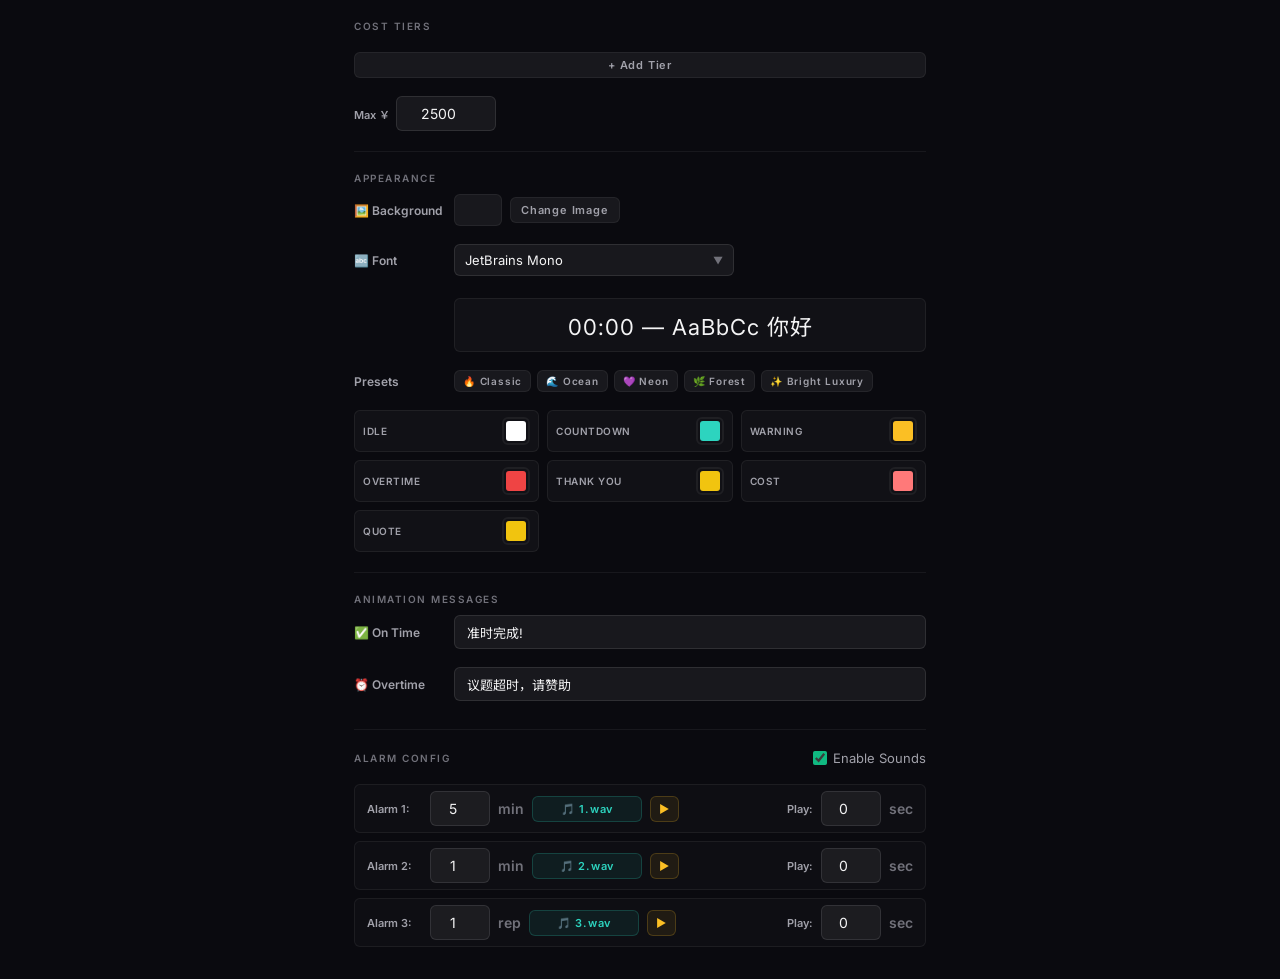
<file: ui/config.html>
<!DOCTYPE html>
<html lang="zh-CN">

<head>
    <meta charset="UTF-8">
    <meta name="viewport" content="width=device-width, initial-scale=1.0">
    <title>Configuration</title>
    <link rel="preconnect" href="https://fonts.googleapis.com">
    <link rel="preconnect" href="https://fonts.gstatic.com" crossorigin>
    <link
        href="https://fonts.googleapis.com/css2?family=Inter:wght@300;400;600;700;800&family=Noto+Sans+SC:wght@300;400;500;700&family=JetBrains+Mono:wght@400;600;700&display=swap"
        rel="stylesheet">
    <link rel="stylesheet" href="css/config.css">
</head>

<body>
    <div id="config-app">

        <!-- ═══════ TIERED COST CONFIG ═══════ -->
        <div class="section">
            <label class="section-label" data-i18n="label.costTiers">Cost Tiers</label>
            <div id="tiers-container">
                <!-- Tiers dynamically rendered -->
            </div>
            <button class="btn btn-sm" id="btn-add-tier" data-i18n="btn.addTier">+ Add Tier</button>
            <div class="inline-inputs mt-8">
                <label class="mini-label" data-i18n="label.maxCost">Max ￥</label>
                <input type="number" id="input-max-cost" min="0" max="99999" value="2500" class="medium">
            </div>
        </div>

        <hr class="divider">

        <!-- ═══════ APPEARANCE CONFIG ═══════ -->
        <div class="section">
            <label class="section-label" data-i18n="label.appearance">Appearance</label>

            <!-- Background Image -->
            <div class="appearance-row">
                <span class="appearance-label" data-i18n="label.background">🖼️ Background</span>
                <div class="bg-picker-group">
                    <div id="bg-preview" class="bg-preview-thumb"></div>
                    <button class="btn btn-sm" id="btn-bg-image" data-i18n="btn.changeImage">Change Image</button>
                </div>
            </div>

            <!-- Font Family -->
            <div class="appearance-row">
                <span class="appearance-label" data-i18n="label.font">🔤 Font</span>
                <div class="font-picker-group">
                    <div id="custom-font-select" class="custom-select" tabindex="0">
                        <div class="custom-select-value" id="custom-font-value">JetBrains Mono</div>
                        <div class="custom-select-dropdown hidden" id="custom-font-dropdown">
                            <input type="text" id="font-search" data-i18n-placeholder="placeholder.searchFonts"
                                placeholder="Search fonts…" autocomplete="off" spellcheck="false">
                            <div class="custom-select-options" id="custom-font-options">
                                <!-- Options populated by JS -->
                            </div>
                        </div>
                    </div>
                </div>
            </div>
            <div id="font-preview" class="font-preview-box">00:00 — AaBbCc 你好</div>

            <!-- Presets -->
            <div class="appearance-row">
                <span class="appearance-label" data-i18n="label.presets">Presets</span>
                <div class="preset-row">
                    <button class="btn btn-sm btn-preset" data-preset="classic" data-i18n="preset.classic">🔥
                        Classic</button>
                    <button class="btn btn-sm btn-preset" data-preset="ocean" data-i18n="preset.ocean">🌊 Ocean</button>
                    <button class="btn btn-sm btn-preset" data-preset="neon" data-i18n="preset.neon">💜 Neon</button>
                    <button class="btn btn-sm btn-preset" data-preset="forest" data-i18n="preset.forest">🌿
                        Forest</button>
                    <button class="btn btn-sm btn-preset" data-preset="bright_luxury" data-i18n="preset.brightLuxury">✨
                        Bright Luxury</button>
                </div>
            </div>

            <!-- Color Pickers -->
            <div class="color-grid">
                <div class="color-item">
                    <label data-i18n="label.idle">Idle</label>
                    <input type="color" id="input-color-idle" value="#ffffff">
                </div>
                <div class="color-item">
                    <label data-i18n="label.countdown">Countdown</label>
                    <input type="color" id="input-color-countdown" value="#2dd4bf">
                </div>
                <div class="color-item">
                    <label data-i18n="label.warning">Warning</label>
                    <input type="color" id="input-color-warning" value="#fbbf24">
                </div>
                <div class="color-item">
                    <label data-i18n="label.overtime">Overtime</label>
                    <input type="color" id="input-color-overtime" value="#ef4444">
                </div>
                <div class="color-item">
                    <label data-i18n="label.thankyou">Thank You</label>
                    <input type="color" id="input-color-thankyou" value="#f1c40f">
                </div>
                <div class="color-item">
                    <label data-i18n="label.cost">Cost</label>
                    <input type="color" id="input-color-cost" value="#ff7979">
                </div>
                <div class="color-item">
                    <label data-i18n="label.quote">Quote</label>
                    <input type="color" id="input-color-quote" value="#f1c40f">
                </div>
            </div>
        </div>

        <hr class="divider">

        <!-- ═══════ ANIMATION MESSAGES CONFIG ═══════ -->
        <div class="section">
            <label class="section-label" data-i18n="label.animMessages">Animation Messages</label>
            <div class="appearance-row">
                <span class="appearance-label" data-i18n="label.textOnTime">✅ On Time</span>
                <input type="text" id="input-text-on-time" class="text-input-wide" value="准时完成!" placeholder="准时完成!">
            </div>
            <div class="appearance-row">
                <span class="appearance-label" data-i18n="label.textOvertime">⏰ Overtime</span>
                <input type="text" id="input-text-overtime" class="text-input-wide" value="议题超时，请赞助"
                    placeholder="议题超时，请赞助">
            </div>
        </div>

        <hr class="divider">

        <!-- ═══════ ALARM CONFIG ═══════ -->
        <div class="section">
            <div class="section-header-row">
                <label class="section-label" data-i18n="label.alarmConfig">Alarm Config</label>
                <label class="toggle-label">
                    <input type="checkbox" id="alarm-enabled" checked>
                    <span data-i18n="label.enableSounds">Enable Sounds</span>
                </label>
            </div>
            <div class="alarm-config-grid">
                <!-- Alarm 1 -->
                <div class="alarm-row">
                    <label class="mini-label" style="width: 55px;" data-i18n="alarm.1">Alarm 1:</label>
                    <input type="number" id="input-alarm-1" min="0" max="60" step="any" value="5" class="narrow"
                        title="Minutes remaining">
                    <span class="unit" data-i18n="unit.min">min</span>

                    <button class="btn btn-sm btn-sound" id="btn-sound-1" title="Select Sound">🎵 1.wav</button>
                    <button class="btn btn-sm btn-play-sound" id="btn-play-1" title="Preview Sound">▶</button>

                    <label class="mini-label" style="margin-left:auto;" data-i18n="label.play">Play:</label>
                    <input type="number" id="input-duration-1" min="0" max="60" step="any" value="0" class="narrow"
                        title="0 = full duration">
                    <span class="unit" data-i18n="unit.sec">sec</span>
                </div>

                <!-- Alarm 2 -->
                <div class="alarm-row">
                    <label class="mini-label" style="width: 55px;" data-i18n="alarm.2">Alarm 2:</label>
                    <input type="number" id="input-alarm-2" min="0" max="60" step="any" value="1" class="narrow"
                        title="Minutes remaining">
                    <span class="unit" data-i18n="unit.min">min</span>

                    <button class="btn btn-sm btn-sound" id="btn-sound-2" title="Select Sound">🎵 2.wav</button>
                    <button class="btn btn-sm btn-play-sound" id="btn-play-2" title="Preview Sound">▶</button>

                    <label class="mini-label" style="margin-left:auto;" data-i18n="label.play">Play:</label>
                    <input type="number" id="input-duration-2" min="0" max="60" step="any" value="0" class="narrow"
                        title="0 = full duration">
                    <span class="unit" data-i18n="unit.sec">sec</span>
                </div>

                <!-- Alarm 3 -->
                <div class="alarm-row">
                    <label class="mini-label" style="width: 55px;" data-i18n="alarm.3">Alarm 3:</label>
                    <input type="number" id="input-alarm-3" min="0.1" max="60" step="any" value="1" class="narrow"
                        title="Repeat every X mins">
                    <span class="unit" data-i18n="unit.rep">rep</span>

                    <button class="btn btn-sm btn-sound" id="btn-sound-3" title="Select Sound">🎵 3.wav</button>
                    <button class="btn btn-sm btn-play-sound" id="btn-play-3" title="Preview Sound">▶</button>

                    <label class="mini-label" style="margin-left:auto;" data-i18n="label.play">Play:</label>
                    <input type="number" id="input-duration-3" min="0" max="60" step="any" value="0" class="narrow"
                        title="0 = full duration">
                    <span class="unit" data-i18n="unit.sec">sec</span>
                </div>
            </div>
        </div>

    </div>

    <script src="js/i18n.js"></script>
    <script src="js/config_panel.js"></script>
</body>

</html>
</file>
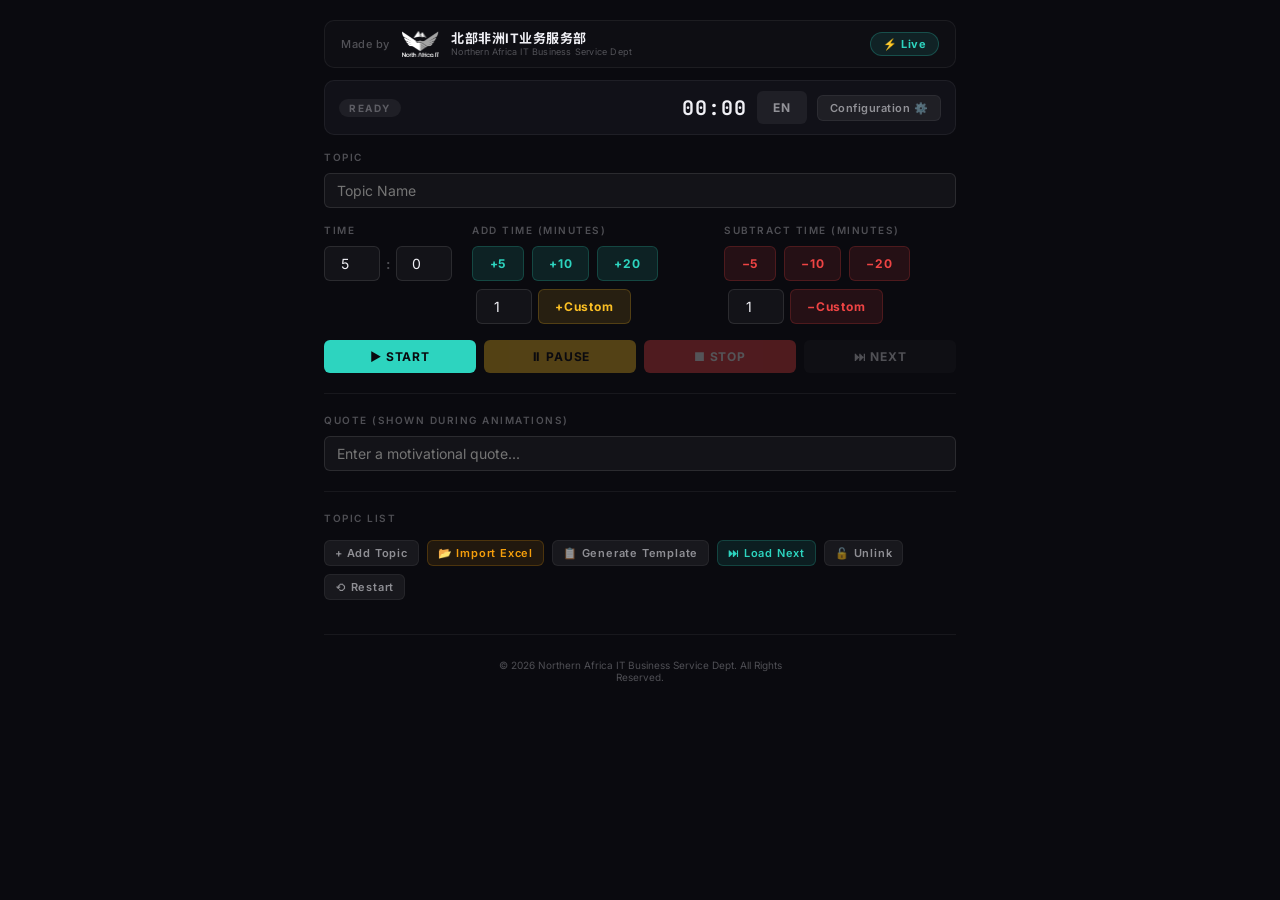
<file: ui/control.html>
<!DOCTYPE html>
<html lang="zh-CN">

<head>
    <meta charset="UTF-8">
    <meta name="viewport" content="width=device-width, initial-scale=1.0">
    <title>控制面板 — Control Panel</title>
    <link rel="preconnect" href="https://fonts.googleapis.com">
    <link rel="preconnect" href="https://fonts.gstatic.com" crossorigin>
    <link
        href="https://fonts.googleapis.com/css2?family=Inter:wght@300;400;600;700;800&family=Noto+Sans+SC:wght@300;400;500;700&family=JetBrains+Mono:wght@400;600;700&display=swap"
        rel="stylesheet">
    <link rel="stylesheet" href="css/control.css">
</head>

<body>
    <div id="control-app">
        <!-- ═══════ BRANDING HEADER ═══════ -->
        <div class="branding-header">
            <span class="branding-made-by" data-i18n="label.madeBy">Made by</span>
            <img class="branding-logo"
                src="[data-uri]"
                alt="Logo">
            <div class="branding-text">
                <div class="branding-dept-zh">北部非洲IT业务服务部</div>
                <div class="branding-dept-en">Northern Africa IT Business Service Dept</div>
            </div>
            <button id="btn-live-mode" class="btn btn-live-mode" data-i18n="btn.liveMode"
                data-i18n-title="title.liveMode" title="Switch to Live Mode">⚡ Live</button>
        </div>

        <!-- ═══════ LIVE STATUS BAR ═══════ -->
        <div id="status-bar">
            <div id="status-phase" class="status-chip idle">READY</div>
            <span id="status-speaker"></span>
            <span id="status-clock" class="mono">00:00</span>
            <span id="status-cost" class="mono hidden">￥0.00</span>
            <button id="btn-lang-toggle" class="btn btn-lang-toggle" onclick="I18N.toggleLanguage()">EN</button>
            <button id="btn-settings" class="btn btn-settings" data-i18n="btn.config">Configuration ⚙️</button>
        </div>

        <!-- ═══════ SPEAKER CONFIG ═══════ -->
        <div class="section">
            <label class="section-label" data-i18n="label.topic">Topic</label>
            <input type="text" id="input-speaker" data-i18n-placeholder="placeholder.topic" placeholder="Topic Name"
                spellcheck="false" autocomplete="off">
        </div>

        <!-- ═══════ TIME CONFIG & ADD/SUBTRACT TIME ═══════ -->
        <div class="section-row time-config-row">
            <div class="section">
                <label class="section-label" data-i18n="label.time">Time</label>
                <div class="inline-inputs">
                    <input type="number" id="input-minutes" min="0" max="120" step="any" value="5" class="narrow">
                    <span class="sep">:</span>
                    <input type="number" id="input-seconds" min="0" max="59" step="any" value="0" class="narrow">
                </div>
            </div>

            <div class="section" id="add-time-section">
                <label class="section-label" data-i18n="label.addTime">Add Time (minutes)</label>
                <div class="btn-row add-time-row">
                    <button class="btn btn-add" data-mins="5">+5</button>
                    <button class="btn btn-add" data-mins="10">+10</button>
                    <button class="btn btn-add" data-mins="20">+20</button>
                    <div class="custom-add">
                        <input type="number" id="input-custom-time" min="0.1" max="120" step="any" value="1"
                            class="narrow">
                        <button class="btn btn-add-custom" id="btn-add-custom"
                            data-i18n="btn.addCustom">+Custom</button>
                    </div>
                </div>
            </div>

            <div class="section" id="sub-time-section">
                <label class="section-label" data-i18n="label.subtractTime">Subtract Time (minutes)</label>
                <div class="btn-row add-time-row">
                    <button class="btn btn-sub" data-mins="5">−5</button>
                    <button class="btn btn-sub" data-mins="10">−10</button>
                    <button class="btn btn-sub" data-mins="20">−20</button>
                    <div class="custom-add">
                        <input type="number" id="input-custom-sub-time" min="0.1" max="120" step="any" value="1"
                            class="narrow">
                        <button class="btn btn-sub-custom" id="btn-sub-custom"
                            data-i18n="btn.subCustom">−Custom</button>
                    </div>
                </div>
            </div>
        </div>


        <!-- ═══════ MAIN ACTIONS ═══════ -->
        <div class="btn-row main-actions">
            <button id="btn-start" class="btn btn-start" data-i18n="btn.start">▶ START</button>
            <button id="btn-pause" class="btn btn-pause" disabled data-i18n="btn.pause">⏸ PAUSE</button>
            <button id="btn-stop" class="btn btn-stop" disabled data-i18n="btn.stop">■ STOP</button>
            <button id="btn-next" class="btn btn-next" disabled data-i18n="btn.next">⏭ NEXT</button>
        </div>

        <hr class="divider">

        <!-- ═══════ QUOTE CONFIG ═══════ -->
        <div class="section">
            <label class="section-label" data-i18n="label.quote">Quote (shown during animations)</label>
            <input type="text" id="input-quote" data-i18n-placeholder="placeholder.quote"
                placeholder="Enter a motivational quote..." spellcheck="false" autocomplete="off">
        </div>

        <hr class="divider">

        <!-- ═══════ SPEAKER LIST ═══════ -->
        <div class="section">
            <label class="section-label" data-i18n="label.topicList">Topic List</label>
            <div class="btn-row" style="margin-top: 6px;">
                <button class="btn btn-sm" id="btn-add-speaker" data-i18n="btn.addTopic">+ Add Topic</button>
                <button class="btn btn-sm btn-import-excel" id="btn-import-excel" data-i18n="btn.importExcel">📂 Import
                    Excel</button>
                <button class="btn btn-sm" id="btn-generate-template" data-i18n="btn.generateTemplate">📋 Generate
                    Template</button>
                <button class="btn btn-sm btn-load-next" id="btn-load-next" data-i18n="btn.loadNext">⏭ Load
                    Next</button>
                <button class="btn btn-sm" id="btn-unlink" title="Edit manually without changing list"
                    data-i18n="btn.unlink">🔓 Unlink</button>
                <button class="btn btn-sm" id="btn-restart-list" title="Start over from first speaker"
                    data-i18n="btn.restart">⟲ Restart</button>
            </div>
            <div id="speakers-container">
                <!-- Speaker rows dynamically rendered -->
            </div>
        </div>

        <!-- ═══════ ADD TIME ═══════ -->


        <div class="btn-row hidden">
            <button class="btn btn-save" id="btn-save-config">💾 Save Config</button>
        </div>


        <!-- ═══════ HISTORY ═══════ -->
        <div id="history-section" class="section hidden">
            <div class="section-header">
                <label class="section-label" data-i18n="label.history">History</label>
                <button id="btn-export" class="btn btn-sm" data-i18n="btn.export">📥 Export</button>
            </div>
            <div id="history-list"></div>
        </div>

        <!-- ═══════ COPYRIGHT ═══════ -->
        <div class="copyright-footer">
            <span data-i18n="label.copyright">© 2026 Northern Africa IT Business Service Dept. All Rights
                Reserved.</span>
        </div>
    </div><!-- end #control-app -->

    <!-- ═══════ LIVE MODE OVERLAY ═══════ -->
    <div id="live-mode" class="hidden">
        <!-- Row 1: Info Bar -->
        <div class="lm-row lm-info">
            <span id="lm-phase-dot" class="lm-dot idle"></span>
            <span id="lm-topic" class="lm-topic">—</span>
            <span id="lm-clock" class="lm-clock mono">00:00</span>
            <div class="lm-addtime-wrap">
                <button id="lm-btn-addtime" class="lm-btn lm-btn-addtime" data-i18n-title="title.addTime"
                    title="Add Time">+⏱</button>
                <div id="lm-addtime-dropdown" class="lm-dropdown hidden">
                    <button class="lm-dd-item" data-secs="60" data-i18n="lm.add1m">+1 min</button>
                    <button class="lm-dd-item" data-secs="300" data-i18n="lm.add5m">+5 min</button>
                    <button class="lm-dd-item" data-secs="600" data-i18n="lm.add10m">+10 min</button>
                    <button class="lm-dd-item" data-secs="1200" data-i18n="lm.add20m">+20 min</button>
                </div>
            </div>
            <div class="lm-subtime-wrap">
                <button id="lm-btn-subtime" class="lm-btn lm-btn-subtime" data-i18n-title="title.subTime"
                    title="Subtract Time">−⏱</button>
                <div id="lm-subtime-dropdown" class="lm-dropdown hidden">
                    <button class="lm-dd-item" data-sub-secs="60" data-i18n="lm.sub1m">−1 min</button>
                    <button class="lm-dd-item" data-sub-secs="300" data-i18n="lm.sub5m">−5 min</button>
                    <button class="lm-dd-item" data-sub-secs="600" data-i18n="lm.sub10m">−10 min</button>
                    <button class="lm-dd-item" data-sub-secs="1200" data-i18n="lm.sub20m">−20 min</button>
                </div>
            </div>
            <button id="lm-btn-alarm" class="lm-btn lm-btn-alarm" data-i18n-title="title.toggleAlarms"
                title="Toggle Alarms">🔔</button>
            <button id="lm-btn-exit" class="lm-btn lm-btn-exit" data-i18n-title="title.exitLiveMode"
                title="Exit Live Mode">⛶</button>
        </div>
        <!-- Row 2: Transport Controls -->
        <div class="lm-row lm-controls">
            <button id="lm-btn-prev" class="lm-btn lm-btn-prev" data-i18n="btn.lmPrev">⏮ Prev</button>
            <button id="lm-btn-start" class="lm-btn lm-btn-start" data-i18n="btn.lmStart">▶ Start</button>
            <button id="lm-btn-pause" class="lm-btn lm-btn-pause hidden" data-i18n="btn.lmPause">⏸ Pause</button>
            <button id="lm-btn-stop" class="lm-btn lm-btn-stop" disabled data-i18n="btn.lmStop">■ Stop</button>
            <button id="lm-btn-next" class="lm-btn lm-btn-next" data-i18n="btn.lmNext">⏭ Next</button>
        </div>
        <!-- Row 3: Up Next Section -->
        <div class="lm-upnext-section">
            <div class="lm-upnext-header">
                <span class="lm-queue-label" data-i18n="label.upNext">UP NEXT</span>
                <button id="lm-btn-expand" class="lm-btn lm-btn-expand" data-i18n-title="title.showMore"
                    title="Show more">▾</button>
            </div>
            <div id="lm-queue-preview" class="lm-queue-preview"></div>
            <div id="lm-queue-expanded" class="lm-queue-expanded hidden"></div>
        </div>
    </div>

    <script src="js/i18n.js"></script>
    <script src="js/control_panel.js"></script>
</body>

</html>
</file>
<file: ui/css/config.css>
/* ═══════════════════════════════════════════
   Config Window — Styles
   Standalone window for meeting timer configuration
   ═══════════════════════════════════════════ */

:root {
    --bg-base: #0a0a0f;
    --bg-card: rgba(255, 255, 255, 0.04);
    --bg-input: rgba(255, 255, 255, 0.06);
    --border-subtle: rgba(255, 255, 255, 0.06);
    --border-input: rgba(255, 255, 255, 0.1);
    --text-primary: #f4f4f5;
    --text-secondary: #a1a1aa;
    --text-muted: #71717a;
    --teal: #2dd4bf;
    --teal-hover: #5eead4;
    --amber: #fbbf24;
    --red: #ef4444;
    --red-hover: #f87171;
    --gold: #f59e0b;
    --radius: 10px;
    --radius-sm: 6px;
}

* {
    margin: 0;
    padding: 0;
    box-sizing: border-box;
}

body {
    font-family: 'Inter', 'Noto Sans SC', -apple-system, sans-serif;
    background: var(--bg-base);
    color: var(--text-primary);
    overflow-x: hidden;
}

#config-app {
    max-width: 620px;
    margin: 0 auto;
    padding: 20px 24px 32px;
    display: flex;
    flex-direction: column;
    gap: 16px;
}

.hidden {
    display: none !important;
}

/* ═══════ SECTIONS ═══════ */

.section {
    display: flex;
    flex-direction: column;
    gap: 10px;
}

.section-label {
    font-size: 10px;
    font-weight: 600;
    text-transform: uppercase;
    letter-spacing: 1.5px;
    color: var(--text-muted);
}

.mt-8 {
    margin-top: 8px;
}

/* ═══════ INPUTS ═══════ */

input[type="text"],
input[type="number"] {
    background: var(--bg-input);
    border: 1px solid var(--border-input);
    border-radius: var(--radius-sm);
    padding: 8px 12px;
    color: var(--text-primary);
    font-family: 'Inter', 'Noto Sans SC', sans-serif;
    font-size: 14px;
    outline: none;
    transition: border-color 0.2s;
    width: 100%;
}

input:focus {
    border-color: rgba(45, 212, 191, 0.4);
}

input.narrow {
    width: 56px;
    text-align: center;
    padding: 8px 4px;
}

input.medium {
    width: 100px;
    text-align: center;
}

input.text-input-wide {
    flex: 1;
    min-width: 0;
    font-size: 13px;
}

.inline-inputs {
    display: flex;
    align-items: center;
    gap: 6px;
}

.sep,
.unit {
    color: var(--text-muted);
    font-size: 14px;
    font-weight: 600;
}

.mini-label {
    color: var(--text-secondary);
    font-size: 11px;
    font-weight: 600;
    white-space: nowrap;
}

/* ═══════ BUTTONS ═══════ */

.btn {
    padding: 9px 16px;
    border: none;
    border-radius: var(--radius-sm);
    font-family: 'Inter', sans-serif;
    font-size: 12px;
    font-weight: 700;
    letter-spacing: 0.8px;
    cursor: pointer;
    transition: all 0.2s;
}

.btn:disabled {
    opacity: 0.3;
    cursor: not-allowed;
}

.btn-sm {
    padding: 5px 10px;
    font-size: 11px;
    background: rgba(255, 255, 255, 0.06);
    color: var(--text-secondary);
    border: 1px solid var(--border-subtle);
    border-radius: var(--radius-sm);
    cursor: pointer;
    transition: all 0.2s;
    font-family: 'Inter', sans-serif;
    font-weight: 600;
}

.btn-sm:hover {
    background: rgba(255, 255, 255, 0.1);
    color: var(--text-primary);
}

/* ═══════ TIER ROWS ═══════ */

.tier-row {
    display: flex;
    align-items: center;
    gap: 6px;
    padding: 6px 0;
    flex-wrap: wrap;
}

.tier-label {
    color: var(--text-secondary);
    font-size: 12px;
    font-weight: 500;
    white-space: nowrap;
}

.tier-row input.narrow {
    width: 52px;
}

.btn-remove-tier {
    background: none;
    border: 1px solid rgba(239, 68, 68, 0.2);
    color: var(--red);
    width: 24px;
    height: 24px;
    border-radius: 4px;
    cursor: pointer;
    font-size: 11px;
    display: flex;
    align-items: center;
    justify-content: center;
    transition: all 0.2s;
    margin-left: auto;
}

.btn-remove-tier:hover {
    background: rgba(239, 68, 68, 0.1);
    border-color: rgba(239, 68, 68, 0.4);
}

/* ═══════ DIVIDER ═══════ */

.divider {
    border: none;
    height: 1px;
    background: var(--border-subtle);
    margin: 4px 0;
}

/* ═══════ ALARM & TOGGLES ═══════ */

.section-header-row {
    display: flex;
    justify-content: space-between;
    align-items: center;
    margin-bottom: 8px;
}

.toggle-label {
    display: inline-flex;
    align-items: center;
    gap: 6px;
    font-size: 13px;
    color: #a1a1aa;
    cursor: pointer;
    user-select: none;
}

.toggle-label input[type="checkbox"] {
    accent-color: #10b981;
    width: 14px;
    height: 14px;
    cursor: pointer;
}

.toggle-label:hover {
    color: #fff;
}

.alarm-config-grid {
    display: flex;
    flex-direction: column;
    gap: 8px;
}

.alarm-row {
    display: flex;
    align-items: center;
    gap: 8px;
    background: rgba(255, 255, 255, 0.02);
    padding: 6px 12px;
    border-radius: var(--radius-sm);
    border: 1px solid var(--border-subtle);
}

.alarm-row input.narrow {
    width: 60px;
    text-align: center;
}

.btn-sound {
    background: rgba(45, 212, 191, 0.08) !important;
    color: var(--teal) !important;
    border: 1px solid rgba(45, 212, 191, 0.2) !important;
    width: 110px;
    text-overflow: ellipsis;
    overflow: hidden;
    white-space: nowrap;
}

.btn-sound:hover {
    background: rgba(45, 212, 191, 0.15) !important;
}

.btn-play-sound {
    background: rgba(251, 191, 36, 0.08) !important;
    color: var(--amber) !important;
    border: 1px solid rgba(251, 191, 36, 0.2) !important;
    padding: 5px 8px;
}

.btn-play-sound:hover {
    background: rgba(251, 191, 36, 0.15) !important;
}

/* ═══════ APPEARANCE CONFIG ═══════ */

.appearance-row {
    display: flex;
    align-items: center;
    gap: 10px;
    margin-bottom: 8px;
}

.appearance-label {
    color: var(--text-secondary);
    font-size: 12px;
    font-weight: 600;
    min-width: 90px;
    white-space: nowrap;
}

.bg-picker-group {
    display: flex;
    align-items: center;
    gap: 8px;
}

.bg-preview-thumb {
    width: 48px;
    height: 32px;
    border-radius: var(--radius-sm);
    border: 1px solid var(--border-subtle);
    background: var(--bg-input);
    background-size: cover;
    background-position: center;
    flex-shrink: 0;
}

.preset-row {
    display: flex;
    gap: 6px;
    flex-wrap: wrap;
}

.btn-preset {
    background: rgba(255, 255, 255, 0.06) !important;
    border: 1px solid var(--border-subtle) !important;
    color: var(--text-secondary) !important;
    font-size: 10px !important;
    padding: 4px 8px !important;
    transition: all 0.2s;
}

.btn-preset:hover {
    background: rgba(255, 255, 255, 0.12) !important;
    color: var(--text-primary) !important;
    transform: translateY(-1px);
}

.btn-preset.active-preset {
    border-color: var(--teal) !important;
    color: var(--teal) !important;
    background: rgba(45, 212, 191, 0.1) !important;
}

.color-grid {
    display: grid;
    grid-template-columns: repeat(3, 1fr);
    gap: 8px;
}

.color-item {
    display: flex;
    align-items: center;
    gap: 8px;
    padding: 6px 8px;
    background: rgba(255, 255, 255, 0.03);
    border-radius: var(--radius-sm);
    border: 1px solid var(--border-subtle);
}

.color-item label {
    font-size: 10px;
    font-weight: 600;
    color: var(--text-secondary);
    white-space: nowrap;
    flex: 1;
    text-transform: uppercase;
    letter-spacing: 0.5px;
}

.color-item input[type="color"] {
    width: 28px;
    height: 28px;
    padding: 0;
    border: 2px solid var(--border-subtle);
    border-radius: 6px;
    cursor: pointer;
    background: none;
    flex-shrink: 0;
}

.color-item input[type="color"]::-webkit-color-swatch-wrapper {
    padding: 2px;
}

.color-item input[type="color"]::-webkit-color-swatch {
    border: none;
    border-radius: 3px;
}

/* ═══════ FONT PICKER ═══════ */

.font-picker-group {
    display: flex;
    align-items: center;
    gap: 8px;
    flex: 1;
    position: relative;
}

.custom-select {
    flex: 1;
    background: var(--bg-input);
    border: 1px solid var(--border-input);
    border-radius: var(--radius-sm);
    color: var(--text-primary);
    font-size: 13px;
    cursor: pointer;
    transition: border-color 0.2s;
    max-width: 280px;
    position: relative;
    user-select: none;
    outline: none;
}

.custom-select:focus,
.custom-select.open {
    border-color: rgba(45, 212, 191, 0.4);
}

.custom-select-value {
    padding: 7px 30px 7px 10px;
    white-space: nowrap;
    overflow: hidden;
    text-overflow: ellipsis;
}

.custom-select-value::after {
    content: "▼";
    position: absolute;
    right: 10px;
    top: 50%;
    transform: translateY(-50%);
    font-size: 10px;
    color: var(--text-muted);
}

.custom-select-dropdown {
    position: absolute;
    bottom: calc(100% + 4px);
    left: 0;
    width: 100%;
    max-height: 300px;
    background: #1a1a2e;
    border: 1px solid var(--border-input);
    border-radius: var(--radius-sm);
    z-index: 100;
    box-shadow: 0 4px 12px rgba(0, 0, 0, 0.5);
    display: flex;
    flex-direction: column;
}

.custom-select-dropdown.hidden {
    display: none;
}

#font-search {
    width: 100%;
    padding: 8px 10px;
    background: rgba(255, 255, 255, 0.06);
    border: none;
    border-bottom: 1px solid var(--border-input);
    border-radius: var(--radius-sm) var(--radius-sm) 0 0;
    color: var(--text-primary);
    font-family: 'Inter', sans-serif;
    font-size: 12px;
    outline: none;
    flex-shrink: 0;
}

#font-search::placeholder {
    color: var(--text-muted);
}

.custom-select-options {
    overflow-y: auto;
    flex: 1;
    min-height: 0;
}

.custom-option {
    padding: 8px 10px;
    cursor: pointer;
    color: var(--text-primary);
    white-space: nowrap;
    overflow: hidden;
    text-overflow: ellipsis;
    transition: background 0.1s;
}

.custom-option:hover {
    background: rgba(45, 212, 191, 0.15);
}

.font-no-results {
    padding: 12px 10px;
    color: var(--text-muted);
    font-size: 12px;
    text-align: center;
}

.font-preview-box {
    margin: 4px 0 8px 100px;
    padding: 10px 16px;
    background: rgba(255, 255, 255, 0.03);
    border: 1px solid var(--border-subtle);
    border-radius: var(--radius-sm);
    font-size: 22px;
    color: var(--text-primary);
    letter-spacing: 1px;
    text-align: center;
    transition: font-family 0.2s;
}

/* ═══════ SCROLLBAR ═══════ */

::-webkit-scrollbar {
    width: 5px;
}

::-webkit-scrollbar-track {
    background: transparent;
}

::-webkit-scrollbar-thumb {
    background: rgba(255, 255, 255, 0.08);
    border-radius: 3px;
}

::-webkit-scrollbar-thumb:hover {
    background: rgba(255, 255, 255, 0.15);
}

/* ═══════ RESPONSIVE ═══════ */

@media (max-width: 500px) {
    .alarm-row {
        flex-wrap: wrap;
    }

    .color-grid {
        grid-template-columns: repeat(2, 1fr);
    }

    .font-preview-box {
        margin-left: 0;
    }
}
</file>
<file: ui/css/control.css>
/* ═══════════════════════════════════════════
   Control Panel — Styles
   Standalone window for meeting timer controls
   ═══════════════════════════════════════════ */

:root {
    --bg-dark: #0a0a0f;
    --bg-card: #111118;
    --bg-input: rgba(255, 255, 255, 0.04);
    --border-subtle: rgba(255, 255, 255, 0.06);
    --border-input: rgba(255, 255, 255, 0.1);
    --text-primary: #f0f0f5;
    --text-secondary: rgba(240, 240, 245, 0.55);
    --text-muted: rgba(240, 240, 245, 0.3);
    --teal: #2dd4bf;
    --teal-hover: #5eead4;
    --amber: #fbbf24;
    --red: #ef4444;
    --red-hover: #f87171;
    --gold: #f59e0b;
    --radius: 10px;
    --radius-sm: 6px;
}

* {
    margin: 0;
    padding: 0;
    box-sizing: border-box;
}

html,
body {
    width: 100%;
    height: 100%;
    font-family: 'Inter', 'Noto Sans SC', sans-serif;
    background: var(--bg-dark);
    color: var(--text-primary);
    overflow-y: auto;
    overflow-x: hidden;
}

#control-app {
    max-width: 680px;
    margin: 0 auto;
    padding: 20px 24px 32px;
    display: flex;
    flex-direction: column;
    gap: 16px;
}

/* ═══════ BRANDING HEADER ═══════ */

.branding-header {
    display: flex;
    align-items: center;
    justify-content: center;
    padding: 10px 16px;
    margin-bottom: -4px;
    background: rgba(255, 255, 255, 0.02);
    border: 1px solid var(--border-subtle);
    border-radius: var(--radius);
}

.branding-made-by {
    font-size: 11px;
    font-weight: 500;
    color: var(--text-muted);
    margin-right: 12px;
    letter-spacing: 0.5px;
}

.branding-logo {
    height: 26px;
    margin-right: 12px;
    object-fit: contain;
}

.branding-text {
    display: flex;
    flex-direction: column;
    justify-content: center;
}

.branding-dept-zh {
    font-size: 13px;
    font-weight: 700;
    color: var(--text-primary);
    line-height: 1.2;
    letter-spacing: 0.5px;
}

.branding-dept-en {
    font-size: 9px;
    color: var(--text-muted);
    line-height: 1.2;
    letter-spacing: 0.2px;
}

/* ═══════ STATUS BAR ═══════ */

#status-bar {
    display: flex;
    align-items: center;
    gap: 10px;
    padding: 10px 14px;
    background: var(--bg-card);
    border: 1px solid var(--border-subtle);
    border-radius: var(--radius);
    flex-wrap: wrap;
}

.status-chip {
    padding: 3px 10px;
    border-radius: 20px;
    font-size: 10px;
    font-weight: 700;
    letter-spacing: 1.5px;
    text-transform: uppercase;
}

.status-chip.idle {
    background: rgba(255, 255, 255, 0.06);
    color: var(--text-muted);
}

.status-chip.countdown {
    background: rgba(45, 212, 191, 0.15);
    color: var(--teal);
}

.status-chip.warning {
    background: rgba(251, 191, 36, 0.15);
    color: var(--amber);
    animation: chipPulse 1s ease infinite;
}

.status-chip.overtime {
    background: rgba(239, 68, 68, 0.15);
    color: var(--red);
    animation: chipPulse 0.6s ease infinite;
}

.status-chip.collecting,
.status-chip.thankyou {
    background: rgba(245, 158, 11, 0.15);
    color: var(--gold);
}

.status-chip.paused {
    background: rgba(251, 191, 36, 0.15);
    color: var(--amber);
    animation: chipPulse 2s ease infinite;
}

#status-speaker {
    font-family: 'Noto Sans SC', 'Inter', sans-serif;
    font-size: 13px;
    font-weight: 500;
    color: var(--text-secondary);
    flex: 1;
    overflow: hidden;
    text-overflow: ellipsis;
    white-space: nowrap;
}

#status-clock {
    font-size: 20px;
    font-weight: 700;
    letter-spacing: 1px;
}

#status-cost {
    font-size: 16px;
    font-weight: 700;
    color: var(--red);
}

.mono {
    font-family: 'JetBrains Mono', monospace;
}

/* ═══════ LANGUAGE TOGGLE ═══════ */

.btn-lang-toggle {
    padding: 3px 10px;
    font-size: 11px;
    font-weight: 700;
    background: rgba(255, 255, 255, 0.06);
    color: var(--text-secondary);
    border: 1px solid var(--border-subtle);
    border-radius: 20px;
    cursor: pointer;
    transition: all 0.2s;
    letter-spacing: 0.5px;
    white-space: nowrap;
    margin-left: auto;
}

.btn-lang-toggle:hover {
    background: rgba(255, 255, 255, 0.12);
    color: var(--text-primary);
    border-color: rgba(255, 255, 255, 0.2);
}

.btn-settings {
    background: rgba(255, 255, 255, 0.06);
    color: var(--text-secondary);
    border: 1px solid var(--border-subtle);
    white-space: nowrap;
}

.btn-settings:hover {
    background: rgba(255, 255, 255, 0.12);
    color: var(--text-primary);
}

.hidden {
    display: none !important;
}

/* ═══════ SECTIONS ═══════ */

.section {
    display: flex;
    flex-direction: column;
    gap: 10px;
}

.section-label {
    font-size: 10px;
    font-weight: 600;
    text-transform: uppercase;
    letter-spacing: 1.5px;
    color: var(--text-muted);
}

.section-row {
    display: flex;
    gap: 12px;
}

.gap-12 {
    gap: 12px;
}

.flex-1 {
    flex: 1;
}

.mt-8 {
    margin-top: 8px;
}

/* ═══════ INPUTS ═══════ */

.time-config-row {
    justify-content: space-between;
    gap: 20px;
}

input[type="text"],
input[type="number"] {
    background: var(--bg-input);
    border: 1px solid var(--border-input);
    border-radius: var(--radius-sm);
    padding: 8px 12px;
    color: var(--text-primary);
    font-family: 'Inter', 'Noto Sans SC', sans-serif;
    font-size: 14px;
    outline: none;
    transition: border-color 0.2s;
    width: 100%;
}

input:focus {
    border-color: rgba(45, 212, 191, 0.4);
}

input.narrow {
    width: 56px;
    text-align: center;
    padding: 8px 4px;
}

input.medium {
    width: 100px;
    text-align: center;
}

.inline-inputs {
    display: flex;
    align-items: center;
    gap: 6px;
}

.sep,
.unit {
    color: var(--text-muted);
    font-size: 14px;
    font-weight: 600;
}

.mini-label {
    color: var(--text-secondary);
    font-size: 11px;
    font-weight: 600;
    white-space: nowrap;
}

/* ═══════ BUTTONS ═══════ */

.btn-row {
    display: flex;
    gap: 8px;
    flex-wrap: wrap;
}

.btn {
    padding: 9px 16px;
    border: none;
    border-radius: var(--radius-sm);
    font-family: 'Inter', sans-serif;
    font-size: 12px;
    font-weight: 700;
    letter-spacing: 0.8px;
    cursor: pointer;
    transition: all 0.2s;
}

.btn:disabled {
    opacity: 0.3;
    cursor: not-allowed;
}

.btn-start {
    flex: 1;
    background: var(--teal);
    color: #0a0a0f;
}

.btn-start:hover:not(:disabled) {
    background: var(--teal-hover);
    transform: translateY(-1px);
}

.btn-stop {
    flex: 1;
    background: var(--red);
    color: white;
}

.btn-stop:hover:not(:disabled) {
    background: var(--red-hover);
    transform: translateY(-1px);
}

.btn-pause {
    flex: 1;
    background: var(--amber);
    /* Yellow/Amber for caution/pause */
    color: #0a0a0f;
}

.btn-pause:hover:not(:disabled) {
    background: #fcd34d;
    /* lighter amber */
    transform: translateY(-1px);
}

.btn-next {
    flex: 1;
    background: rgba(255, 255, 255, 0.08);
    color: var(--text-primary);
}

.btn-next:hover:not(:disabled) {
    background: rgba(255, 255, 255, 0.14);
    transform: translateY(-1px);
}

/* Add-time buttons */
.btn-add {
    background: rgba(45, 212, 191, 0.12);
    color: var(--teal);
    border: 1px solid rgba(45, 212, 191, 0.2);
    min-width: 52px;
}

.btn-add:hover:not(:disabled) {
    background: rgba(45, 212, 191, 0.2);
    border-color: rgba(45, 212, 191, 0.4);
}

.add-time-row {
    align-items: center;
}

.custom-add {
    display: flex;
    align-items: center;
    gap: 6px;
    margin-left: 4px;
}

.btn-add-custom {
    background: rgba(251, 191, 36, 0.12);
    color: var(--amber);
    border: 1px solid rgba(251, 191, 36, 0.2);
    white-space: nowrap;
}

.btn-add-custom:hover:not(:disabled) {
    background: rgba(251, 191, 36, 0.2);
    border-color: rgba(251, 191, 36, 0.4);
}

/* Subtract-time buttons */
.btn-sub {
    background: rgba(239, 68, 68, 0.12);
    color: var(--red);
    border: 1px solid rgba(239, 68, 68, 0.2);
    min-width: 52px;
}

.btn-sub:hover:not(:disabled) {
    background: rgba(239, 68, 68, 0.2);
    border-color: rgba(239, 68, 68, 0.4);
}

.btn-sub-custom {
    background: rgba(239, 68, 68, 0.12);
    color: var(--red);
    border: 1px solid rgba(239, 68, 68, 0.2);
    white-space: nowrap;
}

.btn-sub-custom:hover:not(:disabled) {
    background: rgba(239, 68, 68, 0.2);
    border-color: rgba(239, 68, 68, 0.4);
}

/* Save config */
.btn-save {
    flex: 1;
    background: rgba(45, 212, 191, 0.1);
    color: var(--teal);
    border: 1px solid rgba(45, 212, 191, 0.2);
}

.btn-save:hover {
    background: rgba(45, 212, 191, 0.2);
    transform: translateY(-1px);
}

.btn-sm {
    padding: 5px 10px;
    font-size: 11px;
    background: rgba(255, 255, 255, 0.06);
    color: var(--text-secondary);
    border: 1px solid var(--border-subtle);
    border-radius: var(--radius-sm);
    cursor: pointer;
    transition: all 0.2s;
    font-family: 'Inter', sans-serif;
    font-weight: 600;
}

.btn-sm:hover {
    background: rgba(255, 255, 255, 0.1);
    color: var(--text-primary);
}

/* ═══════ TIER ROWS ═══════ */

.tier-row {
    display: flex;
    align-items: center;
    gap: 6px;
    padding: 6px 0;
    flex-wrap: wrap;
}

.tier-label {
    color: var(--text-secondary);
    font-size: 12px;
    font-weight: 500;
    white-space: nowrap;
}

.tier-row input.narrow {
    width: 52px;
}

.btn-remove-tier {
    background: none;
    border: 1px solid rgba(239, 68, 68, 0.2);
    color: var(--red);
    width: 24px;
    height: 24px;
    border-radius: 4px;
    cursor: pointer;
    font-size: 11px;
    display: flex;
    align-items: center;
    justify-content: center;
    transition: all 0.2s;
    margin-left: auto;
}

.btn-remove-tier:hover {
    background: rgba(239, 68, 68, 0.1);
    border-color: rgba(239, 68, 68, 0.4);
}

.btn-load-speaker {
    background: none;
    border: 1px solid rgba(45, 212, 191, 0.2);
    color: var(--teal);
    width: 24px;
    height: 24px;
    border-radius: 4px;
    cursor: pointer;
    font-size: 11px;
    display: flex;
    align-items: center;
    justify-content: center;
    transition: all 0.2s;
    margin-left: 4px;
    padding-left: 2px;
    /* optical center for play icon */
}

.btn-load-speaker:hover {
    background: rgba(45, 212, 191, 0.1);
    border-color: rgba(45, 212, 191, 0.4);
}

/* ═══════ DIVIDER ═══════ */

.divider {
    border: none;
    height: 1px;
    background: var(--border-subtle);
    margin: 4px 0;
}

/* ═══════ SPEAKER LIST ═══════ */

.speaker-row {
    display: flex;
    align-items: center;
    gap: 6px;
    padding: 5px 0;
    border-bottom: 1px solid rgba(255, 255, 255, 0.03);
    transition: background 0.2s;
}

.speaker-row.active-speaker,
.speaker-row.unlinked-highlight {
    background: rgba(45, 212, 191, 0.08);
    border-radius: var(--radius-sm);
    padding-left: 6px;
    padding-right: 6px;
}

.speaker-row .speaker-name {
    width: 100px;
    flex-shrink: 0;
}

.speaker-row .speaker-time {
    width: 60px !important;
    flex-shrink: 0;
}

.speaker-row .speaker-words {
    flex: 1;
    min-width: 0;
}

/* ═══════ DRAG-AND-DROP SPEAKER REORDER ═══════ */

.speaker-drag-handle {
    cursor: grab;
    color: var(--text-muted);
    font-size: 14px;
    letter-spacing: 2px;
    padding: 2px 4px;
    border-radius: 3px;
    user-select: none;
    -webkit-user-select: none;
    flex-shrink: 0;
    transition: color 0.2s, background 0.2s;
}

.speaker-drag-handle:hover {
    color: var(--text-secondary);
    background: rgba(255, 255, 255, 0.06);
}

.speaker-drag-handle:active {
    cursor: grabbing;
    color: var(--teal);
}

.speaker-row.dragging {
    opacity: 0.35;
    background: rgba(45, 212, 191, 0.04);
    border-radius: var(--radius-sm);
}

.speaker-row.drag-over-above {
    border-top: 2px solid var(--teal) !important;
    padding-top: 3px;
}

.speaker-row.drag-over-below {
    border-bottom: 2px solid var(--teal) !important;
    padding-bottom: 3px;
}

.speaker-row-placeholder {
    background: rgba(45, 212, 191, 0.06);
    border: 1px dashed rgba(45, 212, 191, 0.2);
    border-radius: var(--radius-sm);
}

.btn-import-excel {
    background: rgba(245, 158, 11, 0.1) !important;
    color: var(--gold) !important;
    border-color: rgba(245, 158, 11, 0.2) !important;
}

.btn-import-excel:hover {
    background: rgba(245, 158, 11, 0.2) !important;
    border-color: rgba(245, 158, 11, 0.4) !important;
}

.btn-load-next {
    background: rgba(45, 212, 191, 0.1) !important;
    color: var(--teal) !important;
    border-color: rgba(45, 212, 191, 0.2) !important;
}

.btn-load-next:hover {
    background: rgba(45, 212, 191, 0.2) !important;
    border-color: rgba(45, 212, 191, 0.4) !important;
}

/* ═══════ HISTORY ═══════ */

.section-header {
    display: flex;
    justify-content: space-between;
    align-items: center;
}

#history-list {
    max-height: 200px;
    overflow-y: auto;
    font-size: 12px;
}

.history-item {
    display: flex;
    justify-content: space-between;
    padding: 5px 0;
    border-bottom: 1px solid rgba(255, 255, 255, 0.03);
    color: var(--text-secondary);
    gap: 8px;
}

.history-item .hi-name {
    font-weight: 600;
    color: var(--text-primary);
    flex: 1;
    overflow: hidden;
    text-overflow: ellipsis;
    white-space: nowrap;
}

.history-item .hi-time {
    font-family: 'JetBrains Mono', monospace;
    font-size: 11px;
    white-space: nowrap;
}

.history-item .hi-cost {
    color: var(--red);
    font-weight: 600;
    font-family: 'JetBrains Mono', monospace;
    white-space: nowrap;
}

/* ═══════ ANIMATIONS ═══════ */

@keyframes chipPulse {

    0%,
    100% {
        opacity: 1;
    }

    50% {
        opacity: 0.6;
    }
}

/* ═══════ SCROLLBAR ═══════ */

::-webkit-scrollbar {
    width: 5px;
}

::-webkit-scrollbar-track {
    background: transparent;
}

::-webkit-scrollbar-thumb {
    background: rgba(255, 255, 255, 0.08);
    border-radius: 3px;
}

::-webkit-scrollbar-thumb:hover {
    background: rgba(255, 255, 255, 0.15);
}

/* ═══════ ALARM & TOGGLES ═══════ */

.section-header-row {
    display: flex;
    justify-content: space-between;
    align-items: center;
    margin-bottom: 8px;
}

.toggle-label {
    display: inline-flex;
    align-items: center;
    gap: 6px;
    font-size: 13px;
    color: #a1a1aa;
    cursor: pointer;
    user-select: none;
}

.toggle-label input[type="checkbox"] {
    accent-color: #10b981;
    width: 14px;
    height: 14px;
    cursor: pointer;
}

.toggle-label:hover {
    color: #fff;
}

.alarm-config-grid {
    display: flex;
    flex-direction: column;
    gap: 8px;
}

.alarm-row {
    display: flex;
    align-items: center;
    gap: 8px;
    background: rgba(255, 255, 255, 0.02);
    padding: 6px 12px;
    border-radius: var(--radius-sm);
    border: 1px solid var(--border-subtle);
}

.alarm-row input.narrow {
    width: 60px;
    text-align: center;
}

.btn-sound {
    background: rgba(45, 212, 191, 0.08) !important;
    color: var(--teal) !important;
    border: 1px solid rgba(45, 212, 191, 0.2) !important;
    width: 110px;
    text-overflow: ellipsis;
    overflow: hidden;
    white-space: nowrap;
}

.btn-sound:hover {
    background: rgba(45, 212, 191, 0.15) !important;
}

.btn-play-sound {
    background: rgba(251, 191, 36, 0.08) !important;
    color: var(--amber) !important;
    border: 1px solid rgba(251, 191, 36, 0.2) !important;
    padding: 5px 8px;
}

.btn-play-sound:hover {
    background: rgba(251, 191, 36, 0.15) !important;
}

.toggle-label:hover {
    color: #fff;
}

/* ═══════ APPEARANCE CONFIG ═══════ */

.appearance-row {
    display: flex;
    align-items: center;
    gap: 10px;
    margin-bottom: 8px;
}

.appearance-label {
    color: var(--text-secondary);
    font-size: 12px;
    font-weight: 600;
    min-width: 90px;
    white-space: nowrap;
}

.bg-picker-group {
    display: flex;
    align-items: center;
    gap: 8px;
}

.bg-preview-thumb {
    width: 48px;
    height: 32px;
    border-radius: var(--radius-sm);
    border: 1px solid var(--border-subtle);
    background: var(--bg-input);
    background-size: cover;
    background-position: center;
    flex-shrink: 0;
}

.preset-row {
    display: flex;
    gap: 6px;
    flex-wrap: wrap;
}

.btn-preset {
    background: rgba(255, 255, 255, 0.06) !important;
    border: 1px solid var(--border-subtle) !important;
    color: var(--text-secondary) !important;
    font-size: 10px !important;
    padding: 4px 8px !important;
    transition: all 0.2s;
}

.btn-preset:hover {
    background: rgba(255, 255, 255, 0.12) !important;
    color: var(--text-primary) !important;
    transform: translateY(-1px);
}

.btn-preset.active-preset {
    border-color: var(--teal) !important;
    color: var(--teal) !important;
    background: rgba(45, 212, 191, 0.1) !important;
}

.color-grid {
    display: grid;
    grid-template-columns: repeat(3, 1fr);
    gap: 8px;
}

.color-item {
    display: flex;
    align-items: center;
    gap: 8px;
    padding: 6px 8px;
    background: rgba(255, 255, 255, 0.03);
    border-radius: var(--radius-sm);
    border: 1px solid var(--border-subtle);
}

.color-item label {
    font-size: 10px;
    font-weight: 600;
    color: var(--text-secondary);
    white-space: nowrap;
    flex: 1;
    text-transform: uppercase;
    letter-spacing: 0.5px;
}

.color-item input[type="color"] {
    width: 28px;
    height: 28px;
    padding: 0;
    border: 2px solid var(--border-subtle);
    border-radius: 6px;
    cursor: pointer;
    background: none;
    flex-shrink: 0;
}

.color-item input[type="color"]::-webkit-color-swatch-wrapper {
    padding: 2px;
}

.color-item input[type="color"]::-webkit-color-swatch {
    border: none;
    border-radius: 3px;
}

/* ═══════ FONT PICKER ═══════ */

.font-picker-group {
    display: flex;
    align-items: center;
    gap: 8px;
    flex: 1;
    position: relative;
}

.custom-select {
    flex: 1;
    background: var(--bg-input);
    border: 1px solid var(--border-input);
    border-radius: var(--radius-sm);
    color: var(--text-primary);
    font-size: 13px;
    cursor: pointer;
    transition: border-color 0.2s;
    max-width: 280px;
    position: relative;
    user-select: none;
    outline: none;
}

.custom-select:focus,
.custom-select.open {
    border-color: rgba(45, 212, 191, 0.4);
}

.custom-select-value {
    padding: 7px 30px 7px 10px;
    white-space: nowrap;
    overflow: hidden;
    text-overflow: ellipsis;
}

.custom-select-value::after {
    content: "▼";
    position: absolute;
    right: 10px;
    top: 50%;
    transform: translateY(-50%);
    font-size: 10px;
    color: var(--text-muted);
}

.custom-select-options {
    position: absolute;
    bottom: calc(100% + 4px);
    /* Open upwards by default to avoid getting cut off by bottom of fixed window */
    left: 0;
    width: 100%;
    max-height: 250px;
    background: #1a1a2e;
    border: 1px solid var(--border-input);
    border-radius: var(--radius-sm);
    overflow-y: auto;
    z-index: 100;
    box-shadow: 0 4px 12px rgba(0, 0, 0, 0.5);
}

.custom-select-options.hidden {
    display: none;
}

.custom-option {
    padding: 8px 10px;
    cursor: pointer;
    color: var(--text-primary);
    white-space: nowrap;
    overflow: hidden;
    text-overflow: ellipsis;
    transition: background 0.1s;
}

.custom-option:hover {
    background: rgba(45, 212, 191, 0.15);
}

.font-preview-box {
    margin: 4px 0 8px 100px;
    padding: 10px 16px;
    background: rgba(255, 255, 255, 0.03);
    border: 1px solid var(--border-subtle);
    border-radius: var(--radius-sm);
    font-size: 22px;
    color: var(--text-primary);
    letter-spacing: 1px;
    text-align: center;
    transition: font-family 0.2s;
}

/* ═══════ SETTINGS BUTTON ═══════ */

.btn-settings {
    margin-left: auto;
    background: rgba(255, 255, 255, 0.06);
    color: var(--text-secondary);
    border: 1px solid var(--border-subtle);
    padding: 5px 12px;
    font-size: 11px;
    font-weight: 600;
    letter-spacing: 0.5px;
    white-space: nowrap;
    flex-shrink: 0;
}

.btn-settings:hover {
    background: rgba(255, 255, 255, 0.12);
    color: var(--text-primary);
    border-color: rgba(45, 212, 191, 0.3);
    transform: translateY(-1px);
}

/* ═══════ CONFIG MODAL ═══════ */

.modal-overlay {
    position: fixed;
    inset: 0;
    z-index: 1000;
    display: flex;
    align-items: center;
    justify-content: center;
    padding: 16px;
    opacity: 1;
    transition: opacity 0.2s ease;
}

.modal-overlay.hidden {
    display: none !important;
}

.modal-overlay.fade-out {
    opacity: 0;
}

.modal-backdrop {
    position: absolute;
    inset: 0;
    background: rgba(0, 0, 0, 0.55);
    backdrop-filter: blur(8px);
    -webkit-backdrop-filter: blur(8px);
}

.modal-content {
    position: relative;
    z-index: 1;
    width: 100%;
    max-width: 600px;
    max-height: 85vh;
    background: rgba(18, 18, 30, 0.97);
    border: 1px solid rgba(255, 255, 255, 0.08);
    border-radius: var(--radius);
    box-shadow: 0 16px 48px rgba(0, 0, 0, 0.6), 0 0 0 1px rgba(255, 255, 255, 0.04);
    display: flex;
    flex-direction: column;
    overflow: hidden;
    transform: scale(1);
    transition: transform 0.2s ease;
}

.modal-overlay.fade-out .modal-content {
    transform: scale(0.95);
}

.modal-header {
    display: flex;
    align-items: center;
    justify-content: space-between;
    padding: 14px 20px;
    border-bottom: 1px solid var(--border-subtle);
    background: rgba(255, 255, 255, 0.02);
    flex-shrink: 0;
}

.modal-title {
    font-family: 'Inter', sans-serif;
    font-size: 14px;
    font-weight: 700;
    letter-spacing: 0.8px;
    color: var(--text-primary);
}

.btn-modal-close {
    background: rgba(255, 255, 255, 0.06);
    border: 1px solid var(--border-subtle);
    color: var(--text-secondary);
    width: 28px;
    height: 28px;
    border-radius: 6px;
    cursor: pointer;
    font-size: 14px;
    display: flex;
    align-items: center;
    justify-content: center;
    transition: all 0.2s;
}

.btn-modal-close:hover {
    background: rgba(239, 68, 68, 0.15);
    color: var(--red);
    border-color: rgba(239, 68, 68, 0.3);
}

.modal-body {
    padding: 20px;
    overflow-y: auto;
    display: flex;
    flex-direction: column;
    gap: 16px;
}

/* ═══════ MODAL RESPONSIVE ═══════ */

@media (max-width: 500px) {
    .modal-content {
        max-height: 90vh;
        max-width: 100%;
        border-radius: 12px;
    }

    .modal-body {
        padding: 14px;
    }

    .alarm-row {
        flex-wrap: wrap;
    }

    .color-grid {
        grid-template-columns: repeat(2, 1fr);
    }

    .font-preview-box {
        margin-left: 0;
    }
}

/* ═══════ COPYRIGHT ═══════ */
.copyright-footer {
    text-align: center;
    padding: 12px 0 0 0;
    margin-top: 8px;
    font-size: 10px;
    color: var(--text-muted);
    border-top: 1px solid var(--border-subtle);
    white-space: pre-line;
}

/* ═══════ LIVE MODE BUTTON ═══════ */

.btn-live-mode {
    margin-left: auto;
    background: rgba(45, 212, 191, 0.1);
    color: var(--teal);
    border: 1px solid rgba(45, 212, 191, 0.25);
    padding: 4px 12px;
    font-size: 11px;
    font-weight: 700;
    letter-spacing: 0.5px;
    white-space: nowrap;
    flex-shrink: 0;
    border-radius: 20px;
    cursor: pointer;
    transition: all 0.2s;
}

.btn-live-mode:hover {
    background: rgba(45, 212, 191, 0.2);
    border-color: rgba(45, 212, 191, 0.5);
    transform: translateY(-1px);
    box-shadow: 0 2px 8px rgba(45, 212, 191, 0.2);
}

/* ═══════ LIVE MODE CONTAINER ═══════ */

body.live-mode-active #control-app {
    display: none !important;
}

body.live-mode-active #live-mode {
    display: flex !important;
}

#live-mode {
    position: fixed;
    inset: 0;
    display: flex;
    flex-direction: column;
    padding: 8px 16px 10px;
    gap: 4px;
    background: var(--bg-dark);
    z-index: 9999;
    overflow: hidden;
    cursor: grab;
}

#live-mode:active {
    cursor: grabbing;
}

/* ═══════ LIVE MODE ROWS ═══════ */

.lm-row {
    display: flex;
    align-items: center;
    gap: 8px;
    flex-shrink: 0;
}

/* Row 1: Info */
.lm-info {
    gap: 10px;
}

.lm-dot {
    width: 10px;
    height: 10px;
    border-radius: 50%;
    flex-shrink: 0;
    transition: background 0.3s;
}

.lm-dot.idle {
    background: rgba(255, 255, 255, 0.3);
}

.lm-dot.countdown {
    background: var(--teal);
    box-shadow: 0 0 8px rgba(45, 212, 191, 0.5);
}

.lm-dot.warning {
    background: var(--amber);
    animation: lmPulse 1s ease infinite;
    box-shadow: 0 0 8px rgba(251, 191, 36, 0.5);
}

.lm-dot.overtime {
    background: var(--red);
    animation: lmPulse 0.5s ease infinite;
    box-shadow: 0 0 12px rgba(239, 68, 68, 0.6);
}

.lm-dot.paused {
    background: var(--amber);
    animation: lmPulse 2s ease infinite;
}

.lm-dot.collecting,
.lm-dot.thankyou {
    background: var(--gold);
}

@keyframes lmPulse {

    0%,
    100% {
        opacity: 1;
        transform: scale(1);
    }

    50% {
        opacity: 0.5;
        transform: scale(0.85);
    }
}

.lm-topic {
    flex: 1;
    font-size: 14px;
    font-weight: 600;
    color: var(--text-primary);
    overflow: hidden;
    text-overflow: ellipsis;
    white-space: nowrap;
    font-family: 'Noto Sans SC', 'Inter', sans-serif;
}

.lm-clock {
    font-size: 22px;
    font-weight: 800;
    letter-spacing: 1.5px;
    color: var(--text-primary);
    min-width: 80px;
    text-align: right;
    transition: color 0.3s;
}

.lm-clock.overtime-clock {
    color: var(--red);
    animation: lmPulse 0.8s ease infinite;
}

/* Live mode buttons */
.lm-btn {
    background: rgba(255, 255, 255, 0.06);
    border: 1px solid rgba(255, 255, 255, 0.1);
    color: var(--text-secondary);
    border-radius: 6px;
    cursor: pointer;
    font-family: 'Inter', sans-serif;
    font-size: 13px;
    font-weight: 600;
    padding: 6px 14px;
    transition: all 0.15s;
    white-space: nowrap;
}

.lm-btn:hover {
    background: rgba(255, 255, 255, 0.12);
    color: var(--text-primary);
    transform: translateY(-1px);
}

.lm-btn:disabled {
    opacity: 0.3;
    cursor: not-allowed;
    transform: none;
}

/* Add Time */
.lm-addtime-wrap {
    position: relative;
}

.lm-btn-addtime {
    background: rgba(45, 212, 191, 0.1);
    color: var(--teal);
    border-color: rgba(45, 212, 191, 0.2);
}

.lm-btn-addtime:hover {
    background: rgba(45, 212, 191, 0.2);
}

/* Subtract Time */
.lm-subtime-wrap {
    position: relative;
}

.lm-btn-subtime {
    background: rgba(239, 68, 68, 0.1);
    color: var(--red);
    border-color: rgba(239, 68, 68, 0.2);
}

.lm-btn-subtime:hover {
    background: rgba(239, 68, 68, 0.2);
}

.lm-dropdown {
    position: absolute;
    top: calc(100% + 4px);
    right: 0;
    background: #1a1a2e;
    border: 1px solid rgba(255, 255, 255, 0.1);
    border-radius: 8px;
    padding: 4px;
    z-index: 10000;
    box-shadow: 0 4px 16px rgba(0, 0, 0, 0.5);
    min-width: 100px;
}

.lm-dd-item {
    display: block;
    width: 100%;
    background: none;
    border: none;
    color: var(--text-secondary);
    padding: 6px 12px;
    text-align: left;
    cursor: pointer;
    font-size: 12px;
    font-family: 'Inter', sans-serif;
    border-radius: 4px;
    transition: all 0.15s;
}

.lm-dd-item:hover {
    background: rgba(45, 212, 191, 0.15);
    color: var(--teal);
}

/* Alarm toggle */
.lm-btn-alarm {
    font-size: 14px;
    padding: 4px 8px;
}

.lm-btn-alarm.muted {
    background: rgba(239, 68, 68, 0.08);
    /* faint red bg */
    border-color: rgba(239, 68, 68, 0.15);
    /* faint red border */
    color: var(--text-muted);
    /* greyed icon */
}

/* Exit button */
.lm-btn-exit {
    font-size: 14px;
    padding: 4px 8px;
    background: rgba(239, 68, 68, 0.08);
    color: var(--text-secondary);
    border-color: rgba(239, 68, 68, 0.15);
}

.lm-btn-exit:hover {
    background: rgba(239, 68, 68, 0.15);
    color: var(--red);
}

/* Row 2: Transport Controls */
.lm-controls {
    justify-content: center;
    gap: 8px;
}

.lm-btn-prev,
.lm-btn-next {
    padding: 8px 20px;
    font-size: 14px;
    flex: 1;
    max-width: 140px;
    text-align: center;
}

.lm-btn-start {
    padding: 8px 28px;
    font-size: 15px;
    background: var(--teal);
    color: #0a0a0f;
    border-color: var(--teal);
    font-weight: 700;
    flex: 1.5;
    max-width: 180px;
    text-align: center;
}

.lm-btn-start:hover:not(:disabled) {
    background: var(--teal-hover);
    border-color: var(--teal-hover);
}

.lm-btn-pause {
    padding: 8px 28px;
    font-size: 15px;
    background: var(--amber);
    color: #0a0a0f;
    border-color: var(--amber);
    font-weight: 700;
    flex: 1.5;
    max-width: 180px;
    text-align: center;
}

.lm-btn-pause:hover:not(:disabled) {
    background: #fcd34d;
}

.lm-btn-stop {
    padding: 8px 18px;
    font-size: 14px;
    background: rgba(239, 68, 68, 0.12);
    color: var(--red);
    border-color: rgba(239, 68, 68, 0.25);
    flex: 1;
    max-width: 140px;
    text-align: center;
}

.lm-btn-stop:hover:not(:disabled) {
    background: var(--red);
    color: white;
}

/* Row 3: Up Next Section */
.lm-upnext-section {
    flex: 1;
    display: flex;
    flex-direction: column;
    gap: 2px;
    overflow-y: auto;
    overflow-x: hidden;
    border-top: 1px solid var(--border-subtle);
    padding-top: 6px;
    min-height: 0;
}

.lm-upnext-header {
    display: flex;
    align-items: center;
    justify-content: space-between;
    flex-shrink: 0;
}

.lm-queue-label {
    font-size: 10px;
    font-weight: 600;
    color: var(--text-muted);
    text-transform: uppercase;
    letter-spacing: 1px;
    white-space: nowrap;
    flex-shrink: 0;
}

.lm-queue-preview {
    display: flex;
    flex-direction: column;
    gap: 1px;
    font-size: 12px;
    color: var(--text-secondary);
}

.lm-queue-item {
    display: flex;
    align-items: baseline;
    gap: 4px;
    white-space: nowrap;
    overflow: hidden;
    text-overflow: ellipsis;
    line-height: 1.5;
    padding: 1px 0;
}

.lm-queue-item-idx {
    color: var(--text-muted);
    font-size: 11px;
    flex-shrink: 0;
}

.lm-queue-item-name {
    flex-shrink: 0;
    font-weight: 500;
    color: var(--text-secondary);
}

.lm-queue-item-time {
    color: var(--teal);
    margin-left: 4px;
    font-family: 'JetBrains Mono', monospace;
    font-size: 11px;
    flex-shrink: 0;
}

.lm-queue-item-quote {
    color: var(--text-muted);
    font-style: italic;
    font-size: 10px;
    margin-left: 4px;
    flex: 1;
    min-width: 0;
    overflow: hidden;
    text-overflow: ellipsis;
}

.lm-btn-expand {
    font-size: 12px;
    padding: 2px 6px;
    flex-shrink: 0;
}

/* Expanded Queue */
.lm-queue-expanded {
    display: flex;
    flex-direction: column;
    gap: 1px;
    font-size: 12px;
    color: var(--text-secondary);
    overflow-y: auto;
}

.lm-queue-expanded .lm-queue-item {
    padding: 1px 0;
}

/* Overtime glow on the whole strip */
#live-mode.overtime-glow {
    box-shadow: inset 0 0 30px rgba(239, 68, 68, 0.08);
    border: 1px solid rgba(239, 68, 68, 0.3);
    border-radius: 8px;
    animation: lmBorderPulse 1.5s ease infinite;
}

@keyframes lmBorderPulse {

    0%,
    100% {
        border-color: rgba(239, 68, 68, 0.3);
    }

    50% {
        border-color: rgba(239, 68, 68, 0.6);
    }
}
</file>
